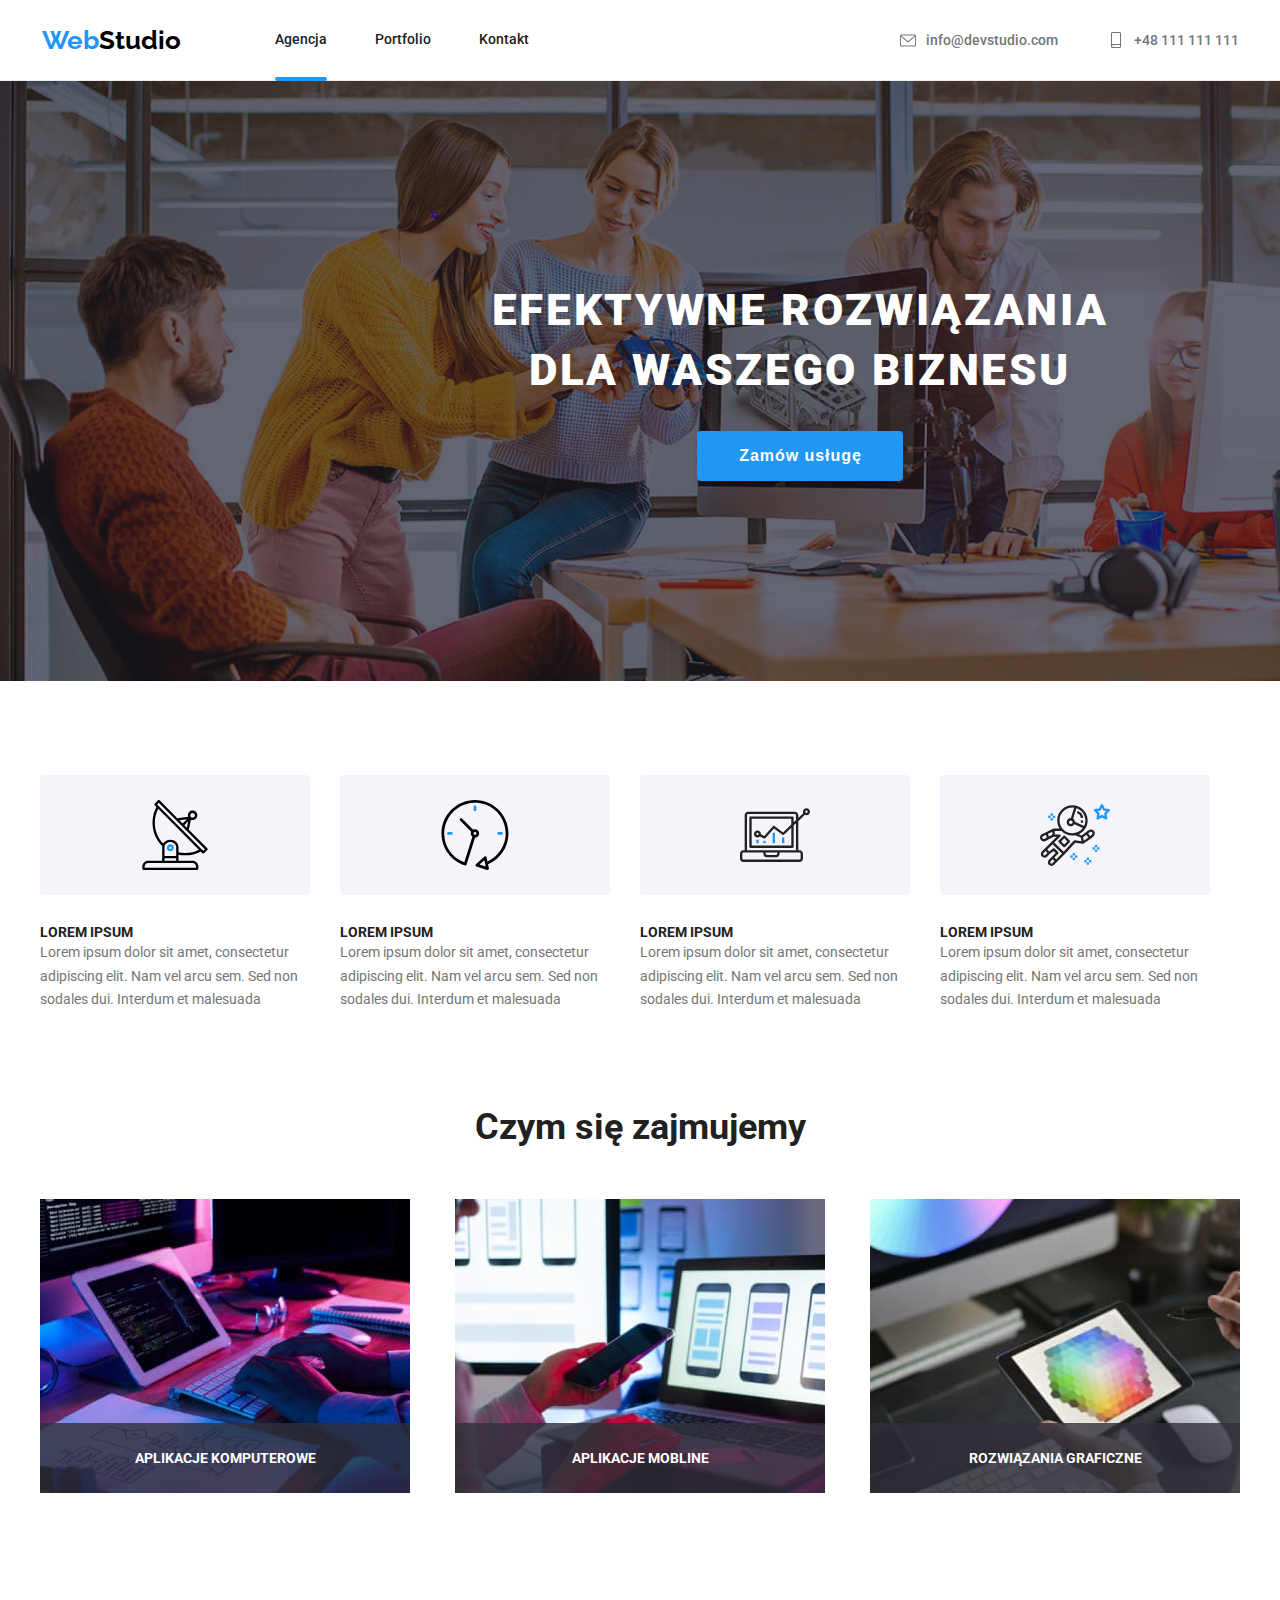
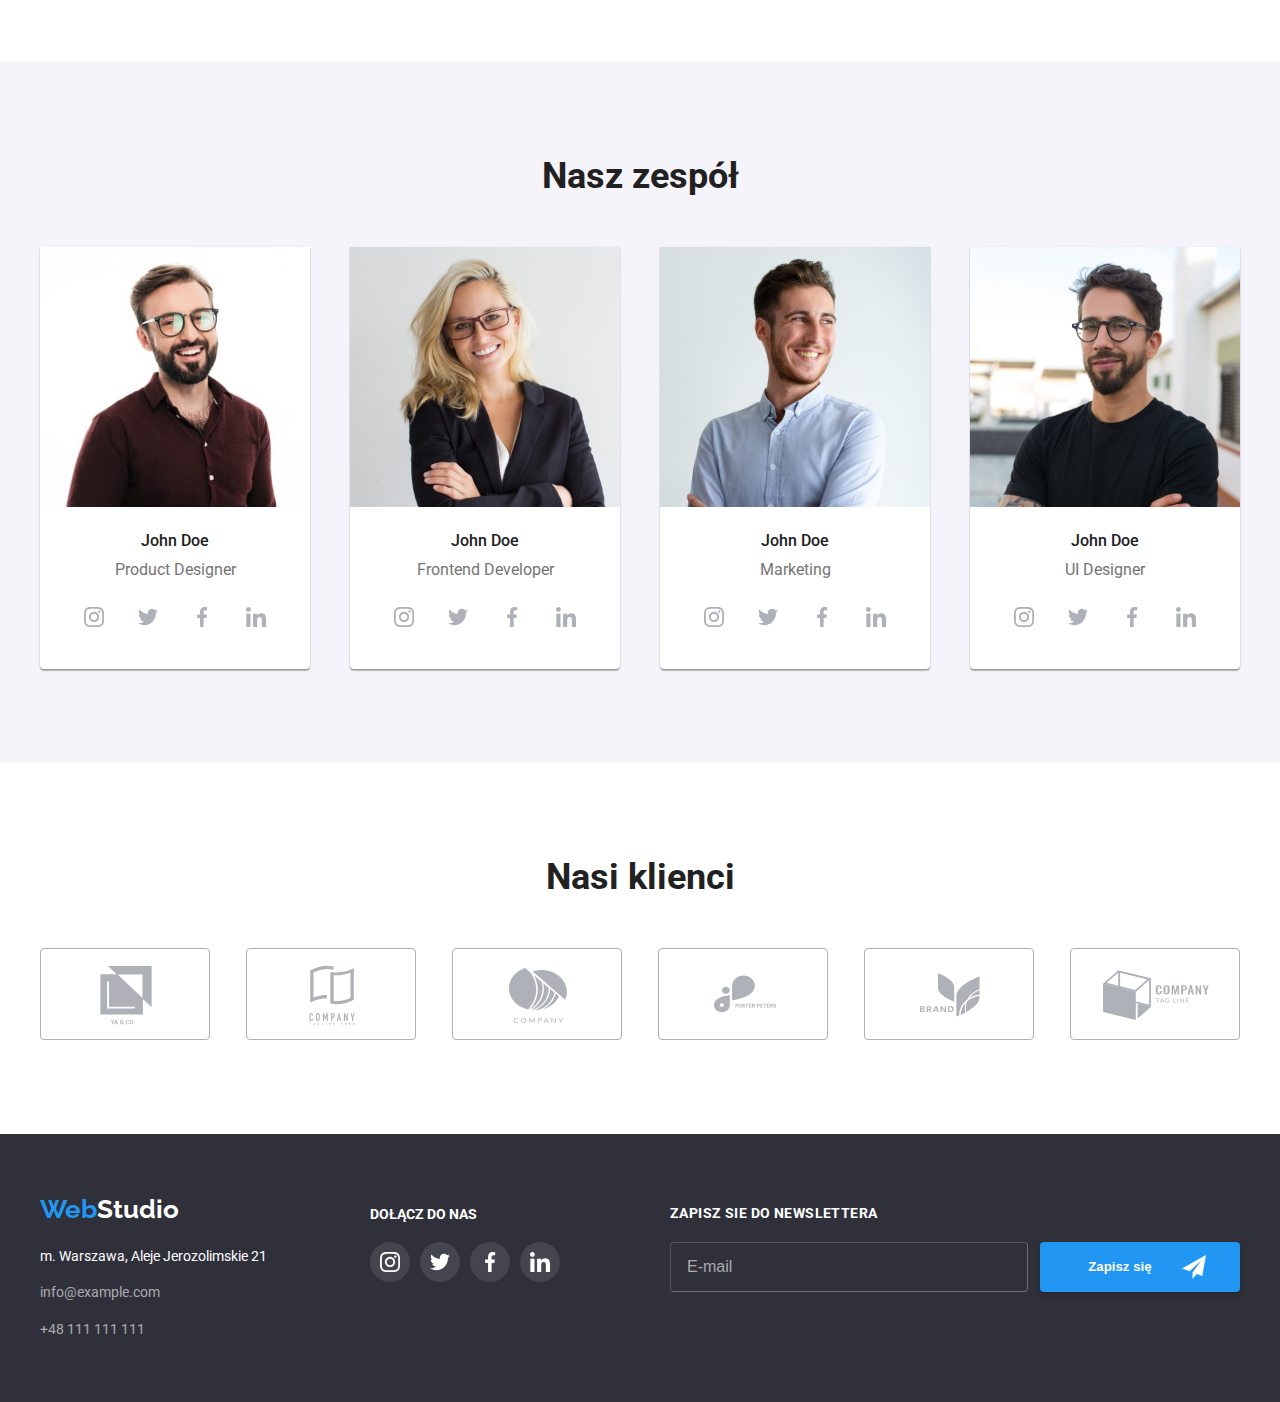
<file: index.html>
<!DOCTYPE html>
<html lang="pl">
  <head>
    <meta charset="UTF-8" />
    <title>WebStudio</title>
    <link
      rel="stylesheet"
      href="https://cdnjs.cloudflare.com/ajax/libs/modern-normalize/1.1.0/modern-normalize.min.css"
      integrity="sha512-wpPYUAdjBVSE4KJnH1VR1HeZfpl1ub8YT/NKx4PuQ5NmX2tKuGu6U/JRp5y+Y8XG2tV+wKQpNHVUX03MfMFn9Q=="
      crossorigin="anonymous"
      referrerpolicy="no-referrer"
    />
    <link rel="stylesheet" href="./css/styles.css" />
    <link rel="preconnect" href="https://fonts.googleapis.com" />
    <link rel="preconnect" href="https://fonts.gstatic.com" crossorigin />
    <link
      href="https://fonts.googleapis.com/css2?family=Raleway:wght@700&family=Roboto:wght@400;500;700;900&display=swap"
      rel="stylesheet"
    />
  </head>
  <body>
    <header class="page-header">
      <div class="container page-header-container">
        <a href="index.html" class="logo"
          ><span class="logo-2nd-color">Web</span>Studio</a
        >
        <nav class="page-navigation">
          <ul class="navigation-list">
            <li>
              <a href="index.html" class="navigation-item agency-choice"
                >Agencja</a
              >
            </li>
            <li>
              <a href="portfolio.html" class="navigation-item">Portfolio</a>
            </li>
            <li><a href="" class="navigation-item">Kontakt</a></li>
          </ul>
        </nav>
        <div class="contact-navigation">
          <a href="mailto:info@devstudio.com" class="contact-item">
            <svg class="icon" width="16px" height="17px">
              <use href="./images/icons.svg#icon-envelope"></use>
            </svg>
            info@devstudio.com
          </a>
          <a href="tel:+48111111111" class="contact-item">
            <svg class="icon" width="16px" height="20px">
              <use href="./images/icons.svg#icon-smartphone"></use>
            </svg>
            +48 111 111 111
          </a>
        </div>
      </div>
    </header>
    <main>
      <article class="section main-art">
        <div class="container main-phrase-box">
          <h1 class="main-phrase">
            EFEKTYWNE ROZWIĄZANIA <br />
            DLA WASZEGO BIZNESU
          </h1>
          <button type="button" class="main-button" data-modal-open>
            Zamów usługę
          </button>
          <div class="modal-overlay is-hidden" data-modal>
            <div class="modal-box">
              <h3 class="modal-form-title">
                Zostaw swoje dane w formularzu poniżej
              </h3>
              <div class="modal-box-form">
                <form class="data-form">
                  <label class="data-label" for="username">
                    Imie
                    <div class="data-hover">
                      <input
                        class="data-input"
                        type="text"
                        name="username"
                        id="username"
                      />
                      <svg
                        class="data-input-icon data-user-icon"
                        width="12px"
                        height="12px"
                      >
                        <use href="./images/icons.svg#icon-user"></use>
                      </svg>
                    </div>
                  </label>
                  <label class="data-label" for="user-phone">
                    Telefon
                    <div class="data-hover">
                      <input
                        class="data-input"
                        type="tel"
                        name="phone"
                        id="user-phone"
                      />
                      <svg
                        class="data-input-icon data-phone-icon"
                        width="14px"
                        height="14px"
                      >
                        <use href="./images/icons.svg#icon-phone"></use>
                      </svg>
                    </div>
                  </label>
                  <label class="data-label" for="user-email">
                    Email
                    <div class="data-hover">
                      <input
                        class="data-input"
                        type="email"
                        name="email"
                        id="user-email"
                      />
                      <svg
                        class="data-input-icon data-phone-icon"
                        width="19px"
                        height="16px"
                      >
                        <use href="./images/icons.svg#icon-envelope2"></use>
                      </svg>
                    </div>
                  </label>
                  <label class="data-label" for="text-area">
                    Komentarz
                    <textarea
                      class="data-input data-textarea"
                      type="text"
                      name="text"
                      placeholder="Wprowadź tekst"
                      rows="5"
                      id="textarea"
                    ></textarea>
                  </label>
                  <div class="data-checkbox-container">
                    <input
                      class="checkbox-appear-none data-checkbox-input"
                      type="checkbox"
                      id="checkbox-checking"
                    />
                    <label class="data-checkbox-label" for="checkbox-checking">
                      Oświadczam iż akceptuję&nbsp;
                      <a class="data-checkbox-link" href="">Regulamin&nbsp;</a>
                      i&nbsp;
                      <a class="data-checkbox-link" href=""
                        >Polityke Prywatności</a
                      >
                    </label>
                  </div>
                  <button type="submit" class="data-button">Wyślij</button>
                </form>
              </div>
              <button type="button" class="modal-button" data-modal-close>
                <svg class="x-icon" width="10px" height="10px">
                  <use href="./images/icons.svg#icon-X"></use>
                </svg>
              </button>
            </div>
          </div>
        </div>
      </article>
      <article class="section">
        <div class="container main-content">
          <div>
            <div class="content-icon-box">
              <svg class="content-icon" width="70px" height="70px">
                <use href="./images/icons.svg#icon-antenna"></use>
              </svg>
            </div>
            <h3 class="content-title">LOREM IPSUM</h3>
            <p class="content-text">
              Lorem ipsum dolor sit amet, consectetur adipiscing elit. Nam vel
              arcu sem. Sed non sodales dui. Interdum et malesuada
            </p>
          </div>
          <div>
            <div class="content-icon-box">
              <svg class="content-icon" width="70px" height="70px">
                <use href="./images/icons.svg#icon-clock"></use>
              </svg>
            </div>
            <h3 class="content-title">LOREM IPSUM</h3>
            <p class="content-text">
              Lorem ipsum dolor sit amet, consectetur adipiscing elit. Nam vel
              arcu sem. Sed non sodales dui. Interdum et malesuada
            </p>
          </div>
          <div>
            <div class="content-icon-box">
              <svg class="content-icon" width="70px" height="70px">
                <use href="./images/icons.svg#icon-diagram"></use>
              </svg>
            </div>
            <h3 class="content-title">LOREM IPSUM</h3>
            <p class="content-text">
              Lorem ipsum dolor sit amet, consectetur adipiscing elit. Nam vel
              arcu sem. Sed non sodales dui. Interdum et malesuada
            </p>
          </div>
          <div>
            <div class="content-icon-box">
              <svg class="content-icon" width="70px" height="70px">
                <use href="./images/icons.svg#icon-astronaut"></use>
              </svg>
            </div>
            <h3 class="content-title">LOREM IPSUM</h3>
            <p class="content-text">
              Lorem ipsum dolor sit amet, consectetur adipiscing elit. Nam vel
              arcu sem. Sed non sodales dui. Interdum et malesuada
            </p>
          </div>
        </div>
        <div class="container what-we-do-box">
          <h2 class="article-tittle">Czym się zajmujemy</h2>
          <ul class="what-we-do-gallery">
            <li class="what-we-do-img">
              <img
                src="./images/img.jpg"
                alt="ręce piszące na kalwiaturze"
                width="370"
                height="294"
              />
              <div class="wwd-tile-tittle">
                <p class="wwd-tile-sentence">APLIKACJE KOMPUTEROWE</p>
              </div>
            </li>
            <li class="what-we-do-img">
              <img
                src="./images/img2.jpg"
                alt="człwiek trzyma w ręce smartfon i na ekranie ma jego wizualizację"
                width="370"
                height="294"
              />
              <div class="wwd-tile-tittle">
                <p class="wwd-tile-sentence">APLIKACJE MOBLINE</p>
              </div>
            </li>
            <li class="what-we-do-img">
              <img
                src="./images/img3.jpg"
                alt="ręka trzytmająca tableta z wyświetloną paletą kolorów"
                width="370"
                height="294"
              />
              <div class="wwd-tile-tittle">
                <p class="wwd-tile-sentence">ROZWIĄZANIA GRAFICZNE</p>
              </div>
            </li>
          </ul>
        </div>
      </article>
      <article class="section team-box">
        <h2 class="article-tittle">Nasz zespół</h2>
        <div class="container">
          <ul class="team">
            <li class="worker">
              <img
                src="./images/img4.jpg"
                alt="Śmiejący się mężczyzna z brodą i w okularach - John Doe"
                width="270"
                height="260"
              />
              <div class="worker-title">
                <p class="worker-description">
                  <span class="worker-name">John Doe</span> Product Designer
                </p>
                <div class="social-media-box">
                  <a class="social-media-link" href="https://www.instagram.com">
                    <svg class="social-media-icon" width="20px" height="20px">
                      <use href="./images/icons.svg#icon-instagram"></use>
                    </svg>
                  </a>
                  <a class="social-media-link" href="https://twitter.com">
                    <svg class="social-media-icon" width="20px" height="20px">
                      <use href="./images/icons.svg#icon-twitter"></use>
                    </svg>
                  </a>
                  <a class="social-media-link" href="https://www.facebook.com">
                    <svg class="social-media-icon" width="20px" height="20px">
                      <use href="./images/icons.svg#icon-facebook"></use>
                    </svg>
                  </a>
                  <a class="social-media-link" href="https://www.linkedin.com">
                    <svg class="social-media-icon" width="20px" height="20px">
                      <use href="./images/icons.svg#icon-linkedin"></use>
                    </svg>
                  </a>
                </div>
              </div>
            </li>
            <li class="worker">
              <img
                src="./images/img5.jpg"
                alt="Uśmiechająca się kobieta z bląd włosami i w okularach, stoi z założonymi rękami - John Doe"
                width="270"
                height="260"
              />
              <div class="worker-title">
                <p class="worker-description">
                  <span class="worker-name">John Doe</span> Frontend Developer
                </p>
                <div class="social-media-box">
                  <a class="social-media-link" href="https://www.instagram.com">
                    <svg class="social-media-icon" width="20px" height="20px">
                      <use href="./images/icons.svg#icon-instagram"></use>
                    </svg>
                  </a>
                  <a class="social-media-link" href="https://twitter.com">
                    <svg class="social-media-icon" width="20px" height="20px">
                      <use href="./images/icons.svg#icon-twitter"></use>
                    </svg>
                  </a>
                  <a class="social-media-link" href="https://www.facebook.com">
                    <svg class="social-media-icon" width="20px" height="20px">
                      <use href="./images/icons.svg#icon-facebook"></use>
                    </svg>
                  </a>
                  <a class="social-media-link" href="https://www.linkedin.com">
                    <svg class="social-media-icon" width="20px" height="20px">
                      <use href="./images/icons.svg#icon-linkedin"></use>
                    </svg>
                  </a>
                </div>
              </div>
            </li>
            <li class="worker">
              <img
                src="./images/img6.jpg"
                alt="Usmiechnięty ciemny bląd mężczyzna, w jasno niebieskiej koszuli, stoi z założonymi rękami - John Doe"
                width="270"
                height="260"
              />
              <div class="worker-title">
                <p class="worker-description">
                  <span class="worker-name">John Doe</span> Marketing
                </p>
                <div class="social-media-box">
                  <a class="social-media-link" href="https://www.instagram.com">
                    <svg class="social-media-icon" width="20px" height="20px">
                      <use href="./images/icons.svg#icon-instagram"></use>
                    </svg>
                  </a>
                  <a class="social-media-link" href="https://twitter.com">
                    <svg class="social-media-icon" width="20px" height="20px">
                      <use href="./images/icons.svg#icon-twitter"></use>
                    </svg>
                  </a>
                  <a class="social-media-link" href="https://www.facebook.com">
                    <svg class="social-media-icon" width="20px" height="20px">
                      <use href="./images/icons.svg#icon-facebook"></use>
                    </svg>
                  </a>
                  <a class="social-media-link" href="https://www.linkedin.com">
                    <svg class="social-media-icon" width="20px" height="20px">
                      <use href="./images/icons.svg#icon-linkedin"></use>
                    </svg>
                  </a>
                </div>
              </div>
            </li>
            <li class="worker">
              <img
                src="./images/img7.jpg"
                alt="Mężczyzna o ciemnych włosach z brodą i w okularach, z lekkim uśmieszkiem na twarzy - John Doe"
                width="270"
                height="260"
              />
              <div class="worker-title">
                <p class="worker-description">
                  <span class="worker-name">John Doe</span> UI Designer
                </p>
                <div class="social-media-box">
                  <a class="social-media-link" href="https://www.instagram.com">
                    <svg class="social-media-icon" width="20px" height="20px">
                      <use href="./images/icons.svg#icon-instagram"></use>
                    </svg>
                  </a>
                  <a class="social-media-link" href="https://twitter.com">
                    <svg class="social-media-icon" width="20px" height="20px">
                      <use href="./images/icons.svg#icon-twitter"></use>
                    </svg>
                  </a>
                  <a class="social-media-link" href="https://www.facebook.com">
                    <svg class="social-media-icon" width="20px" height="20px">
                      <use href="./images/icons.svg#icon-facebook"></use>
                    </svg>
                  </a>
                  <a class="social-media-link" href="https://www.linkedin.com">
                    <svg class="social-media-icon" width="20px" height="20px">
                      <use href="./images/icons.svg#icon-linkedin"></use>
                    </svg>
                  </a>
                </div>
              </div>
            </li>
          </ul>
        </div>
      </article>
      <article class="section">
        <p class="clients-tittle">Nasi klienci</p>
        <div class="container client-box">
          <a class="client-tile" href="">
            <svg class="client-icon" width="106px" height="60px">
              <use href="./images/icons.svg#icon-group"></use>
            </svg>
          </a>
          <a class="client-tile" href="">
            <svg class="client-icon" width="106px" height="60px">
              <use href="./images/icons.svg#icon-group2"></use>
            </svg>
          </a>
          <a class="client-tile" href="">
            <svg class="client-icon" width="106px" height="60px">
              <use href="./images/icons.svg#icon-group3"></use>
            </svg>
          </a>
          <a class="client-tile" href="">
            <svg class="client-icon" width="106px" height="60px">
              <use href="./images/icons.svg#icon-group4"></use>
            </svg>
          </a>
          <a class="client-tile" href="">
            <svg class="client-icon" width="106px" height="60px">
              <use href="./images/icons.svg#icon-group5"></use>
            </svg>
          </a>
          <a class="client-tile" href="">
            <svg class="client-icon" width="106px" height="60px">
              <use href="./images/icons.svg#icon-group6"></use>
            </svg>
          </a>
        </div>
      </article>
    </main>
    <footer class="footer-design">
      <div class="container footer-content">
        <div>
          <div class="footer-logo">
            <a href="index.html" class="logo-link"
              ><span class="logo-3rd-color">Web</span>Studio</a
            >
          </div>
          <address>
            <ul class="address-list">
              <li class="corp-address address-item">
                m. Warszawa, Aleje Jerozolimskie 21
              </li>
              <li class="address-item">
                <a href="mailto:info@example.com" class="footer-contact"
                  >info@example.com</a
                >
              </li>
              <li class="address-item">
                <a href="tel:+48111111111" class="footer-contact"
                  >+48 111 111 111</a
                >
              </li>
            </ul>
          </address>
        </div>
        <div class="footer-socialmedia">
          <p class="footer-socialmedia-tittle">DOŁĄCZ DO NAS</p>
          <div class="footer-socialmedia-box">
            <a class="footer-socialmedia-link" href="https://www.instagram.com">
              <svg class="footer-socialmedia-icon" width="20px" height="20px">
                <use href="./images/icons.svg#icon-instagram"></use>
              </svg>
            </a>
            <a class="footer-socialmedia-link" href="https://www.twitter.com">
              <svg class="footer-socialmedia-icon" width="20px" height="20px">
                <use href="./images/icons.svg#icon-twitter"></use>
              </svg>
            </a>
            <a class="footer-socialmedia-link" href="https://www.facebook.com">
              <svg class="footer-socialmedia-icon" width="20px" height="20px">
                <use href="./images/icons.svg#icon-facebook"></use>
              </svg>
            </a>
            <a class="footer-socialmedia-link" href="https://www.linkedin.com">
              <svg class="footer-socialmedia-icon" width="20px" height="20px">
                <use href="./images/icons.svg#icon-linkedin"></use>
              </svg>
            </a>
          </div>
        </div>
        <div class="footer-form-box">
          <form class="footer-form">
            <label for="footer-user-email">
              <p class="footer-form-tittle">ZAPISZ SIE DO NEWSLETTERA</p>
              <input
                class="footer-input"
                type="email"
                name="newsletter-email"
                placeholder="E-mail"
                id="footer-user-email"
              />
            </label>
            <button class="footer-form-button" type="submit">
              <h5>Zapisz się</h5>
              <svg width="24px" height="24px">
                <use href="./images/icons.svg#icon-paperplane"></use>
              </svg>
            </button>
          </form>
        </div>
      </div>
    </footer>
    <script src="./js/modal.js"></script>
  </body>
</html>
</file>
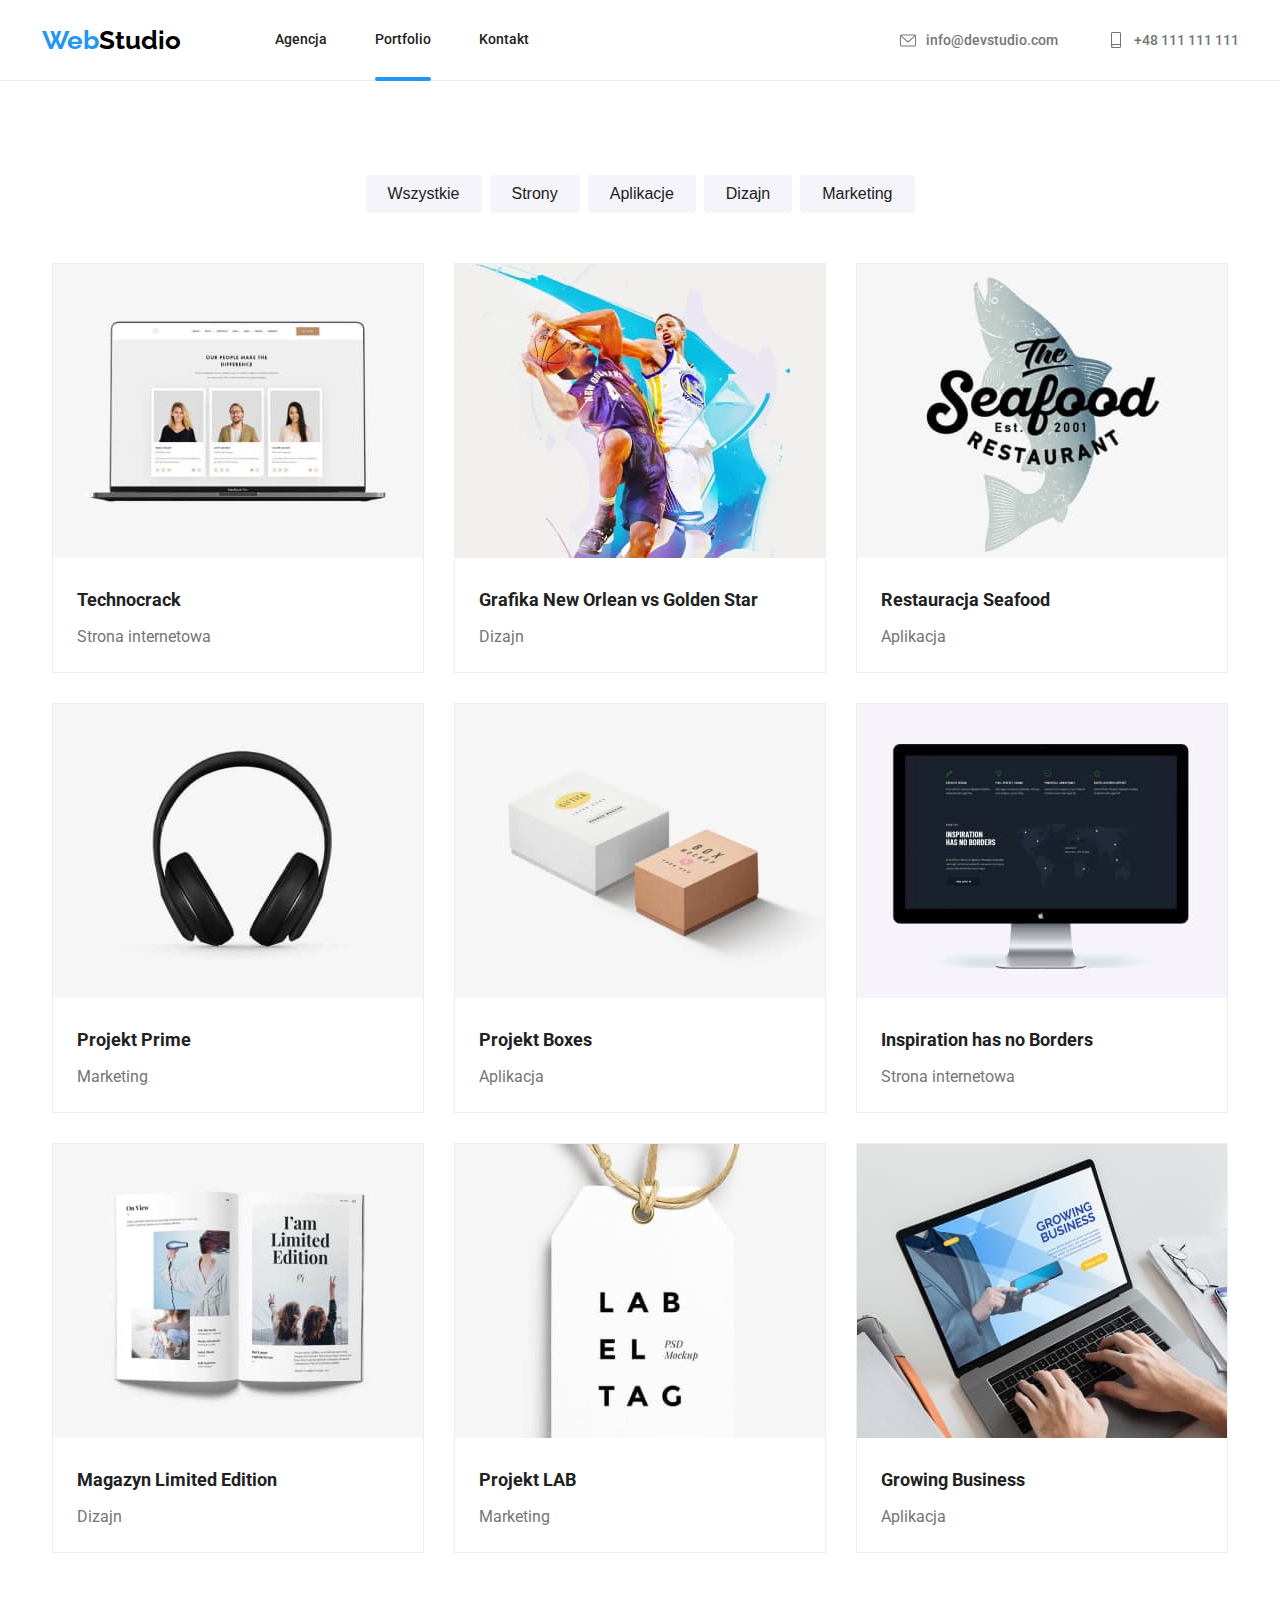
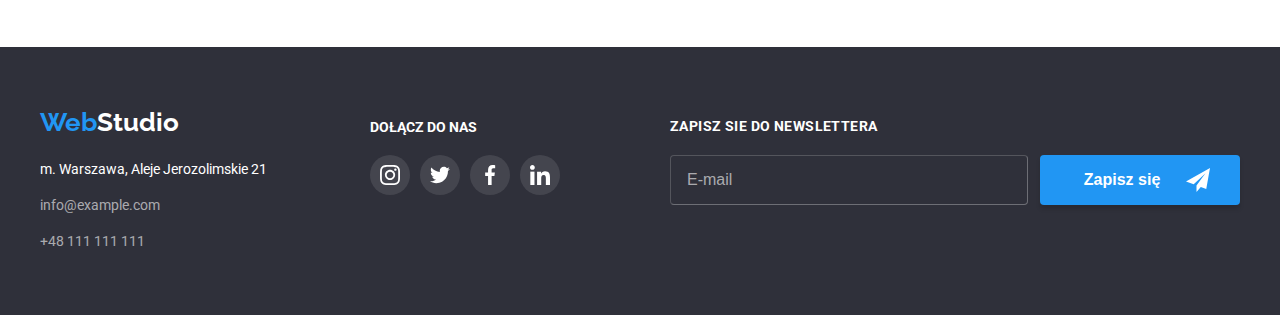
<file: portfolio.html>
<!DOCTYPE html>
<html lang="pl">
  <head>
    <meta charset="UTF-8" />
    <title>WebStudio</title>
    <link
      rel="stylesheet"
      href="https://cdnjs.cloudflare.com/ajax/libs/modern-normalize/1.1.0/modern-normalize.min.css"
      integrity="sha512-wpPYUAdjBVSE4KJnH1VR1HeZfpl1ub8YT/NKx4PuQ5NmX2tKuGu6U/JRp5y+Y8XG2tV+wKQpNHVUX03MfMFn9Q=="
      crossorigin="anonymous"
      referrerpolicy="no-referrer"
    />
    <link rel="stylesheet" href="./css/styles.css" />
    <link rel="preconnect" href="https://fonts.googleapis.com" />
    <link rel="preconnect" href="https://fonts.gstatic.com" crossorigin />
    <link
      href="https://fonts.googleapis.com/css2?family=Raleway:wght@700&family=Roboto:wght@400;500;700;900&display=swap"
      rel="stylesheet"
    />
  </head>
  <body>
    <header class="page-header">
      <div class="container page-header-container">
        <a href="index.html" class="logo"
          ><span class="logo-2nd-color">Web</span>Studio</a
        >
        <nav class="page-navigation">
          <ul class="navigation-list">
            <li><a href="index.html" class="navigation-item">Agencja</a></li>
            <li>
              <a href="portfolio.html" class="navigation-item portfolio-choice"
                >Portfolio</a
              >
            </li>
            <li><a href="" class="navigation-item">Kontakt</a></li>
          </ul>
        </nav>
        <div class="contact-navigation">
          <a href="mailto:info@devstudio.com" class="contact-item">
            <svg class="icon" width="16px" height="17px">
              <use href="./images/icons.svg#icon-envelope"></use>
            </svg>
            info@devstudio.com
          </a>
          <a href="tel:+48111111111" class="contact-item">
            <svg class="icon" width="16px" height="20px">
              <use href="./images/icons.svg#icon-smartphone"></use>
            </svg>
            +48 111 111 111
          </a>
        </div>
      </div>
    </header>
    <main>
      <article class="section">
        <div class="container portfolio">
          <ul class="nav-buttons">
            <li><button type="button" class="nav-button">Wszystkie</button></li>
            <li><button type="button" class="nav-button">Strony</button></li>
            <li><button type="button" class="nav-button">Aplikacje</button></li>
            <li><button type="button" class="nav-button">Dizajn</button></li>
            <li><button type="button" class="nav-button">Marketing</button></li>
          </ul>
          <ul class="projects">
            <li class="projects-item">
              <figure class="projects-img">
                <div class="img-box">
                  <img
                    src="./images/portfolio.jpg"
                    alt="laptop z wyświetloną stroną internetową"
                    width="370px"
                    height="294px"
                  />
                  <div class="project-overlay">
                    <p class="hover-content">
                      Technocrack jest popularną platformą wykorzystywaną do
                      rozpowszechniania koronawirusa. Firmy wykorzystują tę
                      platformę do celów szpiegowskich i ataków na
                      niezabezpieczone serwery konkurencji
                    </p>
                  </div>
                </div>
                <figcaption class="project-description">
                  <h3 class="project-name">Technocrack</h3>
                  <p class="project-type">Strona internetowa</p>
                </figcaption>
              </figure>
            </li>
            <li class="projects-item">
              <figure class="projects-img">
                <div class="img-box">
                  <img
                    src="./images/portfolio2.jpg"
                    alt="rysunek dwóch koszykarzy walczących o piłkę w zwarciu"
                    width="370px"
                    height="294px"
                  />
                  <div class="project-overlay">
                    <p class="hover-content">
                      Technocrack jest popularną platformą wykorzystywaną do
                      rozpowszechniania koronawirusa. Firmy wykorzystują tę
                      platformę do celów szpiegowskich i ataków na
                      niezabezpieczone serwery konkurencji
                    </p>
                  </div>
                </div>
                <figcaption class="project-description">
                  <h3 class="project-name">
                    Grafika New Orlean vs Golden Star
                  </h3>
                  <p class="project-type">Dizajn</p>
                </figcaption>
              </figure>
            </li>
            <li class="projects-item">
              <figure class="projects-img">
                <div class="img-box">
                  <img
                    src="./images/portfolio3.jpg"
                    alt="Napis The Seafood RESTAURANT i wtle narysowana ryba"
                    width="370px"
                    height="294px"
                  />
                  <div class="project-overlay">
                    <p class="hover-content">
                      Technocrack jest popularną platformą wykorzystywaną do
                      rozpowszechniania koronawirusa. Firmy wykorzystują tę
                      platformę do celów szpiegowskich i ataków na
                      niezabezpieczone serwery konkurencji
                    </p>
                  </div>
                </div>
                <figcaption class="project-description">
                  <h3 class="project-name">Restauracja Seafood</h3>
                  <p class="project-type">Aplikacja</p>
                </figcaption>
              </figure>
            </li>
            <li class="projects-item">
              <figure class="projects-img">
                <div class="img-box">
                  <img
                    src="./images/portfolio4.jpg"
                    alt="Słuchawki nauszne"
                    width="370px"
                    height="294px"
                  />
                  <div class="project-overlay">
                    <p class="hover-content">
                      Technocrack jest popularną platformą wykorzystywaną do
                      rozpowszechniania koronawirusa. Firmy wykorzystują tę
                      platformę do celów szpiegowskich i ataków na
                      niezabezpieczone serwery konkurencji
                    </p>
                  </div>
                </div>
                <figcaption class="project-description">
                  <h3 class="project-name">Projekt Prime</h3>
                  <p class="project-type">Marketing</p>
                </figcaption>
              </figure>
            </li>
            <li class="projects-item">
              <figure class="projects-img">
                <div class="img-box">
                  <img
                    src="./images/portfolio5.jpg"
                    alt="Pudełko białe i prostopadle postawione mniejsze pudełko brązowe"
                    width="370px"
                    height="294px"
                  />
                  <div class="project-overlay">
                    <p class="hover-content">
                      Technocrack jest popularną platformą wykorzystywaną do
                      rozpowszechniania koronawirusa. Firmy wykorzystują tę
                      platformę do celów szpiegowskich i ataków na
                      niezabezpieczone serwery konkurencji
                    </p>
                  </div>
                </div>
                <figcaption class="project-description">
                  <h3 class="project-name">Projekt Boxes</h3>
                  <p class="project-type">Aplikacja</p>
                </figcaption>
              </figure>
            </li>
            <li class="projects-item">
              <figure class="projects-img">
                <div class="img-box">
                  <img
                    src="./images/portfolio6.jpg"
                    alt="Monitor Apple i na nim wyświetlona strona z ciemną szatą graficzną"
                    width="370px"
                    height="294px"
                  />
                  <div class="project-overlay">
                    <p class="hover-content">
                      Technocrack jest popularną platformą wykorzystywaną do
                      rozpowszechniania koronawirusa. Firmy wykorzystują tę
                      platformę do celów szpiegowskich i ataków na
                      niezabezpieczone serwery konkurencji
                    </p>
                  </div>
                </div>
                <figcaption class="project-description">
                  <h3 class="project-name">Inspiration has no Borders</h3>
                  <p class="project-type">Strona internetowa</p>
                </figcaption>
              </figure>
            </li>
            <li class="projects-item">
              <figure class="projects-img">
                <div class="img-box">
                  <img
                    src="./images/portfolio7.jpg"
                    alt="Otwarta książka"
                    width="370px"
                    height="294px"
                  />
                  <div class="project-overlay">
                    <p class="hover-content">
                      Technocrack jest popularną platformą wykorzystywaną do
                      rozpowszechniania koronawirusa. Firmy wykorzystują tę
                      platformę do celów szpiegowskich i ataków na
                      niezabezpieczone serwery konkurencji
                    </p>
                  </div>
                </div>
                <figcaption class="project-description">
                  <h3 class="project-name">Magazyn Limited Edition</h3>
                  <p class="project-type">Dizajn</p>
                </figcaption>
              </figure>
            </li>
            <li class="projects-item">
              <figure class="projects-img">
                <div class="img-box">
                  <img
                    src="./images/portfolio8.jpg"
                    width="370px"
                    height="294px"
                    alt="Plakietka na sznurku z napisaem LAB EL TAG"
                  />
                  <div class="project-overlay">
                    <p class="hover-content">
                      Technocrack jest popularną platformą wykorzystywaną do
                      rozpowszechniania koronawirusa. Firmy wykorzystują tę
                      platformę do celów szpiegowskich i ataków na
                      niezabezpieczone serwery konkurencji
                    </p>
                  </div>
                </div>
                <figcaption class="project-description">
                  <h3 class="project-name">Projekt LAB</h3>
                  <p class="project-type">Marketing</p>
                </figcaption>
              </figure>
            </li>
            <li class="projects-item">
              <figure class="projects-img">
                <div class="img-box">
                  <img
                    src="./images/portfolio9.jpg"
                    width="370px"
                    height="294px"
                    alt="Ręce piszące na laptopie z otwartą stroną Growing Business"
                  />
                  <div class="project-overlay">
                    <p class="hover-content">
                      Technocrack jest popularną platformą wykorzystywaną do
                      rozpowszechniania koronawirusa. Firmy wykorzystują tę
                      platformę do celów szpiegowskich i ataków na
                      niezabezpieczone serwery konkurencji
                    </p>
                  </div>
                </div>
                <figcaption class="project-description">
                  <h3 class="project-name">Growing Business</h3>
                  <p class="project-type">Aplikacja</p>
                </figcaption>
              </figure>
            </li>
          </ul>
        </div>
      </article>
    </main>
    <footer class="footer-design">
      <div class="container footer-content">
        <div>
          <div class="footer-logo">
            <a href="index.html" class="logo-link"
              ><span class="logo-3rd-color">Web</span>Studio</a
            >
          </div>
          <address>
            <ul class="address-list">
              <li class="corp-address address-item">
                m. Warszawa, Aleje Jerozolimskie 21
              </li>
              <li class="address-item">
                <a href="mailto:info@example.com" class="footer-contact"
                  >info@example.com</a
                >
              </li>
              <li class="address-item">
                <a href="tel:+48111111111" class="footer-contact"
                  >+48 111 111 111</a
                >
              </li>
            </ul>
          </address>
        </div>
        <div class="footer-socialmedia">
          <p class="footer-socialmedia-tittle">DOŁĄCZ DO NAS</p>
          <div class="footer-socialmedia-box">
            <a class="footer-socialmedia-link" href="https://www.instagram.com">
              <svg class="footer-socialmedia-icon" width="20px" height="20px">
                <use href="./images/icons.svg#icon-instagram"></use>
              </svg>
            </a>
            <a class="footer-socialmedia-link" href="https://www.twitter.com">
              <svg class="footer-socialmedia-icon" width="20px" height="20px">
                <use href="./images/icons.svg#icon-twitter"></use>
              </svg>
            </a>
            <a class="footer-socialmedia-link" href="https://www.facebook.com">
              <svg class="footer-socialmedia-icon" width="20px" height="20px">
                <use href="./images/icons.svg#icon-facebook"></use>
              </svg>
            </a>
            <a class="footer-socialmedia-link" href="https://www.linkedin.com">
              <svg class="footer-socialmedia-icon" width="20px" height="20px">
                <use href="./images/icons.svg#icon-linkedin"></use>
              </svg>
            </a>
          </div>
        </div>
        <div class="footer-form-box">
          <form class="footer-form">
            <label>
              <p class="footer-form-tittle">ZAPISZ SIE DO NEWSLETTERA</p>
              <input
                class="footer-input"
                type="email"
                name="newsletter-email"
                placeholder="E-mail"
              />
            </label>
          </form>
          <button class="footer-form-button" type="submit">
            <p>Zapisz się</p>
            <svg width="24px" height="24px">
              <use href="./images/icons.svg#icon-paperplane"></use>
            </svg>
          </button>
        </div>
      </div>
    </footer>
  </body>
</html>
</file>
<file: css/styles.css>
* {
  margin: 0;
  padding: 0;
  box-sizing: border-box;
}

body {
  font-family: "Roboto", Arial, Helvetica, sans-serif;
  color: rgba(33, 33, 33, 1);
  background-color: rgba(255, 255, 255, 1);
  margin: 0;
  padding: 0;
}

.container {
  margin: 0 auto;
  width: 1200px;
  justify-content: center;
}

.section {
  padding-top: 94px;
  padding-bottom: 94px;
}

.page-header {
  border-bottom: 1px solid #ececec;
}

.page-header-container {
  display: flex;
  align-items: center;
  height: 80px;
}

.logo {
  font-family: "Raleway", Arial, Helvetica, sans-serif;
  font-weight: 700;
  font-size: 26px;
  text-decoration: none;
  color: rgba(0, 0, 0, 1);
  line-height: 1.19;
}

.logo-2nd-color {
  color: rgba(33, 150, 243, 1);
}

.footer-logo {
  font-family: "Raleway";
  font-weight: 700;
  font-size: 26px;
  padding-top: 60px;
  padding-bottom: 20px;
  line-height: 1.19;
}

.logo-link {
  text-decoration: none;
  color: rgba(255, 255, 255, 1);
}

.logo-3rd-color {
  color: rgba(33, 150, 243, 1);
}

.navigation-list {
  display: flex;
  justify-content: space-between;
  width: 254px;
  margin-left: 94px;
  list-style: none;
}

.navigation-item {
  font-weight: 500;
  font-size: 14px;
  text-decoration: none;
  color: rgba(33, 33, 33, 1);
  list-style: none;
  transition: color 250ms cubic-bezier(0.4, 0, 0.2, 1);
}

.navigation-item:hover,
.navigation-item:focus {
  color: rgba(33, 150, 243, 1);
  transition: color 250ms cubic-bezier(0.4, 0, 0.2, 1);
}

.agency-choice::after {
  content: "";
  border-bottom: 4px solid rgba(33, 150, 243, 1);
  display: flex;
  border-radius: 3px;
  position: relative;
  top: 29.7px;
}

.portfolio-choice::after {
  content: "";
  border-bottom: 4px solid rgba(33, 150, 243, 1);
  display: flex;
  border-radius: 3px;
  position: relative;
  top: 29.7px;
}

.contact-navigation {
  display: flex;
  margin-left: 371px;
}

.contact-item {
  font-weight: 500;
  font-size: 14px;
  text-decoration: none;
  color: rgba(117, 117, 117, 1);
  fill: #757575;
  display: flex;
  align-items: center;
}

.contact-item:first-child {
  margin-right: 50px;
}

.contact-item:hover,
.contact-item:focus {
  color: rgba(33, 150, 243, 1);
  fill: #2196f3;
  transition: color 250ms cubic-bezier(0.4, 0, 0.2, 1),
    fill 250ms cubic-bezier(0.4, 0, 0.2, 1);
}

.main-art {
  margin: 0 auto;
  background-image: linear-gradient(
      rgba(47, 48, 58, 0.4),
      rgba(47, 48, 58, 0.4)
    ),
    url("../images/background_img.jpg");
  width: 1600px;
  background-position: center;
  background-repeat: no-repeat;
  background-size: cover;
  background-color: #2f303a;
}

.main-phrase-box {
  display: flex;
  flex-direction: column;
  align-items: center;
}

.main-phrase {
  font-weight: 900;
  font-size: 44px;
  line-height: 1.36;
  color: rgba(255, 255, 255, 1);
  text-align: center;
  margin-top: 0;
  margin-bottom: 30px;
  padding-top: 106px;
  letter-spacing: 0.06em;
}

.main-button {
  line-height: 1.875;
  letter-spacing: 0.06em;
  background-color: rgba(33, 150, 243, 1);
  border: none;
  border-radius: 4px;
  padding: 10px 41px 10px 42px;
  box-shadow: 0 4px 4px 0 rgba(0, 0, 0, 0.15);
  color: rgba(255, 255, 255, 1);
  font-weight: 700;
  font-size: 16px;
  cursor: pointer;
  margin-bottom: 106px;
}

.main-button:hover,
.main-button:focus {
  background-color: rgb(21, 106, 175);
  transition: background-color 250ms cubic-bezier(0.4, 0, 0.2, 1);
}

.modal-overlay {
  background-color: rgba(0, 0, 0, 0.2);
  position: fixed;
  width: 100%;
  height: 100%;
  display: flex;
  top: 0;
  left: 0;
  justify-content: center;
  align-items: center;
  z-index: 9999;
  transition: opacity 0.5s cubic-bezier(0.4, 0, 0.2, 1);
}

.is-hidden {
  opacity: 0;
  visibility: hidden;
  pointer-events: none;
}

.modal-box {
  background-color: rgb(255, 255, 255);
  width: 528px;
  height: 611px;
  display: flex;
  justify-content: flex-end;
  position: absolute;
  border-radius: 4px;
  box-shadow: 0px 2px 1px 0px rgba(0, 0, 0, 0.2),
    0px 1px 1px 0px rgba(0, 0, 0, 0.14), 0px 1px 3px 0px rgba(0, 0, 0, 0.12);
}

.modal-box-form {
  display: flex;
  flex-direction: column;
  position: absolute;
  justify-content: center;
  left: 40px;
  right: 40px;
  top: 75px;
}
.data-form {
  width: 100%;
}

.data-label {
  position: relative;
  display: flex;
  flex-direction: column;
  margin-top: 12px;
  color: rgba(117, 117, 117, 1);
}

.data-hover:hover,
.data-hover:focus {
  fill: rgba(33, 150, 243, 1);
  transition: fill 250ms cubic-bezier(0.4, 0, 0.2, 1);
}

.data-input {
  margin-top: 4px;
  border: 1px solid rgba(33, 33, 33, 0.2);
  border-radius: 4px;
  width: 100%;
  height: 40px;
  padding-left: 40px;
}

.data-input:hover,
.data-input:focus {
  outline: none;
  border-color: rgba(33, 150, 243, 1);
  transition: border-color 250ms cubic-bezier(0.4, 0, 0.2, 1);
}

.data-textarea {
  resize: none;
  height: 120px;
  padding: 12px 16px 12px 16px;
  font-weight: 400;
  font-size: 12px;
  letter-spacing: 0.01em;
  line-height: 1.16;
}

.data-textarea::placeholder {
  color: rgba(117, 117, 117, 0.5);
}

.data-input-icon {
  position: absolute;
  top: 36px;
  left: 15px;
}

.data-checkbox-container {
  display: flex;
  justify-content: center;
  align-items: center;
  margin-top: 20px;
  margin-bottom: 30px;
}

.checkbox-appear-none {
  appearance: none;
}

.data-checkbox-label {
  display: flex;
  align-items: center;
  font-weight: 400;
  font-size: 14px;
  line-height: 1.71;
  letter-spacing: 0.03em;
  color: rgba(117, 117, 117, 1);
  cursor: pointer;
}

.data-checkbox-label::before {
  content: "";
  display: block;
  width: 16px;
  height: 15px;
  margin-right: 5px;
  background-image: url("data:image/svg+xml;charset=utf8,%3Csvg xmlns='http://www.w3.org/2000/svg' width='16' height='15' fill='none'%3E%3Cpath fill='%23212121' d='M14.222 1.667v11.666H1.778V1.667h12.444Zm0-1.667H1.778C.8 0 0 .75 0 1.667v11.666C0 14.25.8 15 1.778 15h12.444C15.2 15 16 14.25 16 13.333V1.667C16 .75 15.2 0 14.222 0Z'/%3E%3C/svg%3E");
}

.data-checkbox-input:checked + .data-checkbox-label::before {
  background-image: url("data:image/svg+xml;charset=utf8,%3Csvg xmlns='http://www.w3.org/2000/svg' width='16' height='15' fill='none'%3E%3Crect width='16' height='15' fill='%232196F3' rx='2'/%3E%3Cpath fill='%23fff' stroke='%23fff' stroke-width='.2' d='m3.957 7.752-.069-.066-.069.065-.888.842-.076.072.076.073 3.496 3.334.069.066.069-.066 7.504-7.158.076-.073-.076-.072-.882-.841-.069-.066-.069.066-6.553 6.246-2.539-2.422Z'/%3E%3C/svg%3E");
  background-position: center;
  border: none;
}

.data-checkbox-link {
  color: rgba(33, 150, 243, 1);
}

.data-button {
  position: relative;
  left: 124px;
  font-weight: 700;
  font-size: 16px;
  line-height: 1.87;
  border-width: 0;
  border-radius: 4px;
  background-color: rgba(33, 150, 243, 1);
  color: rgba(255, 255, 255, 1);
  padding: 10px 76px 10px 76px;
  cursor: pointer;
  box-shadow: 0px 4px 4px 0px rgba(0, 0, 0, 0.15);
}

.modal-form-title {
  position: absolute;
  top: 40px;
  left: 40px;
  right: 40px;
  text-align: center;
  font-weight: 700;
  font-size: 20px;
  line-height: 1.15;
  letter-spacing: 0.03em;
  margin: 0;
}

.modal-button {
  width: 30px;
  height: 30px;
  padding: 0;
  border-width: 1px;
  border-radius: 50%;
  border-color: rgba(0, 0, 0, 0.1);
  background-color: rgba(255, 255, 255, 1);
  display: flex;
  align-items: center;
  justify-content: center;
  cursor: pointer;
  position: relative;
  right: 8px;
  top: 8px;
}

.main-content {
  display: flex;
}

.content-title {
  font-weight: 700;
  font-size: 14px;
  color: rgba(33, 33, 33, 1);
  line-height: 1.14;
}

.content-text {
  font-size: 14px;
  color: rgba(117, 117, 117, 1);
  line-height: 1.71;
}

.what-we-do-box {
  padding-top: 94px;
}

.what-we-do-gallery {
  display: flex;
  justify-content: space-between;
  list-style: none;
  padding-left: 0;
}

.what-we-do-img:not(:last-child) {
  margin-right: 30px;
}

.wwd-tile-tittle {
  background: rgba(47, 48, 58, 0.8);
  text-align: center;
  padding: 27px 90px 27px 90px;
  font-weight: 700;
  color: rgba(255, 255, 255, 1);
  font-size: 14px;
  position: relative;
  bottom: 74px;
}

.wwd-tile-sentence {
  margin: 0;
}

.article-tittle {
  font-weight: 700;
  font-size: 36px;
  color: rgba(33, 33, 33, 1);
  text-align: center;
  margin-bottom: 50px;
  line-height: 1.17;
}

.team-box {
  background-color: rgba(245, 244, 250, 1);
}

.team {
  display: flex;
  justify-content: space-between;
  list-style: none;
  padding-left: 0;
}

.worker {
  background-color: rgba(255, 255, 255, 1);
  box-shadow: 0px 2px 1px 0px rgba(0, 0, 0, 0.2),
    0px 1px 1px 0px rgba(0, 0, 0, 0.14), 0px 1px 3px 0px rgba(0, 0, 0, 0.12);
  border-bottom-right-radius: 4px;
  border-bottom-left-radius: 4px;
}

.worker-title {
  padding: 20px 0 30px 0;
}

.worker-description {
  font-size: 16px;
  color: rgba(117, 117, 117, 1);
  display: flex;
  align-items: center;
  flex-direction: column;
  background-color: rgba(255, 255, 255, 1);
  line-height: 1.19;
  margin: 0 0 16px 0;
}

.worker-name {
  font-weight: 500;
  color: rgba(33, 33, 33, 1);
  margin-bottom: 10px;
}

.social-media-box {
  display: flex;
  justify-content: center;
  gap: 10px;
}

.social-media-link {
  width: 44px;
  height: 44px;
  border-radius: 100%;
  fill: #afb1b8;
}

.social-media-link:hover,
.social-media-link:focus {
  background-color: rgba(33, 150, 243, 1);
  fill: #ffffff;
  transition: background-color 250ms cubic-bezier(0.4, 0, 0.2, 1),
    fill 250ms cubic-bezier(0.4, 0, 0.2, 1);
}

.clients-tittle {
  font-weight: bold;
  font-size: 36px;
  line-height: 1.16;
  text-align: center;
  margin: 0 0 50px 0;
}

.client-box {
  display: flex;
  justify-content: space-between;
}

.client-tile {
  width: 170px;
  height: 92px;
  border: 1px solid rgba(175, 177, 184, 1);
  border-radius: 4px;
  fill: #afb1b8;
  text-align: center;
  padding: 16px 32px;
}

.client-tile:hover,
.client-tile:focus {
  border-color: rgba(33, 150, 243, 1);
  fill: #2196f3;
  transition: border-color 250ms cubic-bezier(0.4, 0, 0.2, 1),
    fill 250ms cubic-bezier(0.4, 0, 0.2, 1);
}

.footer-design {
  background-color: rgba(47, 48, 58, 1);
  padding-bottom: 60px;
}

.footer-content {
  display: flex;
  justify-content: space-between;
  margin: 0 auto;
}

.address-list {
  list-style: none;
  padding-left: 0;
  margin-top: 0;
  margin-bottom: 0;
  margin-right: 70px;
  line-height: 1.71;
}

.address-list li:not(:last-child) {
  margin-bottom: 9px;
}

.corp-address {
  font-size: 14px;
  font-style: normal;
  color: rgba(255, 255, 255, 1);
}

.footer-contact {
  font-size: 14px;
  font-style: normal;
  color: rgba(255, 255, 255, 0.6);
  text-decoration: none;
}

.footer-socialmedia {
  padding-top: 72px;
}

.footer-socialmedia-tittle {
  font-weight: bold;
  font-size: 14px;
  margin-bottom: 20px;
  color: rgba(255, 255, 255, 1);
}

.footer-socialmedia-box {
  display: flex;
}

.footer-socialmedia-link {
  display: block;
  width: 40px;
  height: 40px;
  border-radius: 100%;
  text-align: center;
  background-color: rgba(255, 255, 255, 0.1);
  fill: #ffffff;
}

.footer-socialmedia-link:hover,
.footer-socialmedia-link:focus {
  background-color: rgba(33, 150, 243, 1);
  transition: background-color 250ms cubic-bezier(0.4, 0, 0.2, 1);
}

.footer-socialmedia-link:not(:last-child) {
  margin-right: 10px;
}

.footer-form-box {
  display: flex;
  margin: 72px 0 0 78px;
}

.footer-form {
  display: flex;
}

.footer-form-tittle {
  font-weight: 700;
  font-size: 14px;
  line-height: 1.14;
  letter-spacing: 0.03em;
  color: rgba(255, 255, 255, 1);
  margin: 0;
}

.footer-input {
  width: 358px;
  height: 50px;
  margin-top: 20px;
  padding: 15px 0 15px 16px;
  background-color: rgba(47, 48, 58, 1);
  font-weight: 400;
  font-size: 16px;
  line-height: 1.25;
  border-width: 1px;
  border-color: rgba(255, 255, 255, 0.3);
  border-radius: 4px;
  outline: none;
  color: rgba(255, 255, 255, 1);
}

.footer-input::placeholder {
  color: rgba(255, 255, 255, 0.6);
}

.footer-form-button {
  display: flex;
  gap: 24px;
  justify-content: space-evenly;
  align-items: center;
  width: 200px;
  height: 50px;
  padding: 10px 28px 10px 42px;
  margin: 36px 0 0 12px;
  font-weight: 700;
  font-size: 16px;
  line-height: 1.87;
  background-color: rgba(33, 150, 243, 1);
  color: rgba(255, 255, 255, 1);
  fill: rgba(255, 255, 255, 1);
  border-width: 0;
  border-radius: 4px;
  box-shadow: 0px 4px 4px rgba(0, 0, 0, 0.15);
  cursor: pointer;
}

/* portfolio */

.nav-buttons {
  display: flex;
  justify-content: center;
  list-style: none;
  margin: 0;
  padding: 0;
}

.nav-buttons li:not(:last-child) {
  margin-right: 8px;
}

.nav-button {
  border-radius: 4px;
  background-color: rgba(245, 244, 250, 1);
  font-weight: 500;
  font-size: 16px;
  padding: 6px 22px 6px 22px;
  border: none;
  color: rgba(33, 33, 33, 1);
  cursor: pointer;
  line-height: 1.625;
}

.nav-button:hover,
.nav-button:focus {
  background-color: rgba(33, 150, 243, 1);
  color: rgba(255, 255, 255, 1);
  box-shadow: 0px 2px 2px 0px rgba(0, 0, 0, 0.12),
    0px 1px 2px 0px rgba(0, 0, 0, 0.08), 0px 3px 1px 0px rgba(0, 0, 0, 0.1);
  transition: color 250ms cubic-bezier(0.4, 0, 0.2, 1),
    background-color 250ms cubic-bezier(0.4, 0, 0.2, 1),
    box-shadow 250ms cubic-bezier(0.4, 0, 0.2, 1);
}

.projects {
  display: flex;
  flex-wrap: wrap;
  gap: 30px;
  justify-content: center;
  list-style: none;
  margin: 50px 0 0 0;
  padding: 0;
}

.projects-item {
  flex-basis: calc((100% - 2 * 30) / 3);
}

.projects-item:hover,
.projects-item:focus {
  box-shadow: 1px 4px 6px 0px rgba(0, 0, 0, 0.16),
    0px 4px 4px 0px rgba(0, 0, 0, 0.06), 0px 1px 1px 0px rgba(0, 0, 0, 0.12);
  cursor: pointer;
  transition: box-shadow 250ms cubic-bezier(0.4, 0, 0.2, 1);
}

.projects-img {
  border: 1px solid rgba(238, 238, 238, 1);
  margin: 0;
  padding: 0;
}

.img-box {
  position: relative;
  overflow: hidden;
}

.project-overlay {
  position: absolute;
  background-color: rgba(33, 150, 243, 0.9);
  width: 100%;
  height: 100%;
  color: rgba(255, 255, 255, 1);
  transform: translateY(100%);
  transition: transform 500ms cubic-bezier(0.4, 0, 0.2, 1);
  font-weight: 500;
  font-size: 18px;
  line-height: 1.56;
  letter-spacing: 0.03em;
  color: #ffffff;
  padding: 30px 45px 49px 24px;
}

.projects-item:hover .project-overlay {
  transition: transform 250ms cubic-bezier(0.4, 0, 0.2, 1);
  transform: translateY(-100%);
}

.project-type {
  margin: 0px;
  line-height: 1.875;
}

.project-description {
  font-size: 16px;
  color: rgba(117, 117, 117, 1);
  padding: 20px 24px;
  z-index: 2;
}

.project-name {
  font-weight: 700;
  font-size: 18px;
  color: rgba(33, 33, 33, 1);
  padding: 0 0 4px 0;
  margin: 0;
  line-height: 2;
}

.content-icon-box {
  width: 270px;
  height: 120px;
  border-radius: 4px;
  margin-bottom: 30px;
  background-color: #f5f4fa;
}

/* icons styles */

.icon {
  margin-right: 10px;
}

.content-icon {
  margin: 25px 100px;
}

.social-media-icon {
  margin: 12px;
}

.footer-socialmedia-icon {
  margin: 10px;
}
</file>
